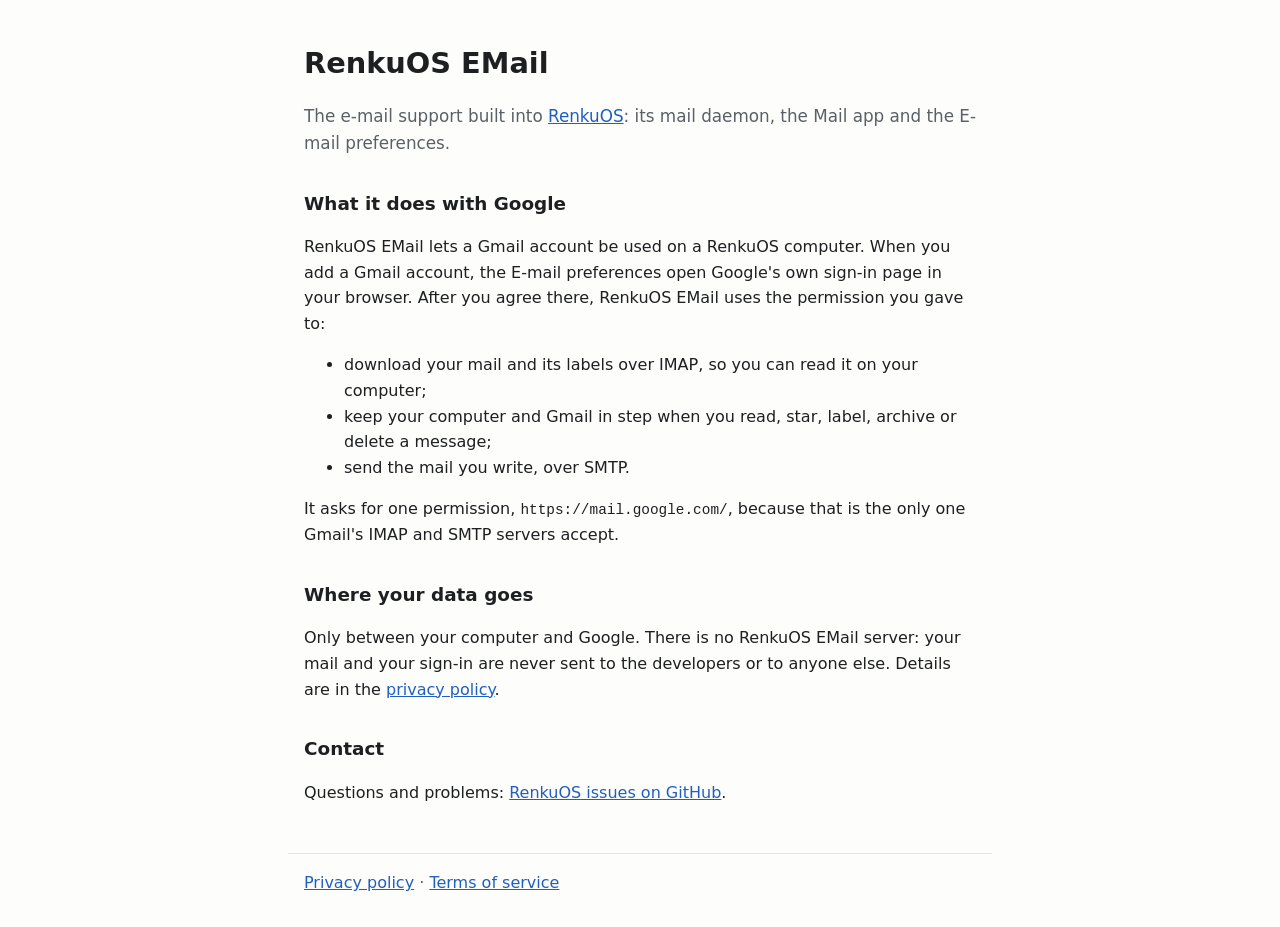
<file: index.html>
<!doctype html>
<html lang="en">
<head>
<meta charset="utf-8">
<meta name="viewport" content="width=device-width, initial-scale=1">
<title>RenkuOS EMail</title>
<link rel="stylesheet" href="style.css">
</head>
<body>
<main>
<h1>RenkuOS EMail</h1>
<p class="lead">The e-mail support built into <a href="https://github.com/RenkuOS/Source">RenkuOS</a>:
its mail daemon, the Mail app and the E-mail preferences.</p>

<h2>What it does with Google</h2>
<p>RenkuOS EMail lets a Gmail account be used on a RenkuOS computer. When you add a Gmail account, the
E-mail preferences open Google's own sign-in page in your browser. After you agree there, RenkuOS EMail
uses the permission you gave to:</p>
<ul>
<li>download your mail and its labels over IMAP, so you can read it on your computer;</li>
<li>keep your computer and Gmail in step when you read, star, label, archive or delete a message;</li>
<li>send the mail you write, over SMTP.</li>
</ul>
<p>It asks for one permission, <code>https://mail.google.com/</code>, because that is the only one
Gmail's IMAP and SMTP servers accept.</p>

<h2>Where your data goes</h2>
<p>Only between your computer and Google. There is no RenkuOS EMail server: your mail and your sign-in
are never sent to the developers or to anyone else. Details are in the
<a href="privacy.html">privacy policy</a>.</p>

<h2>Contact</h2>
<p>Questions and problems: <a href="https://github.com/RenkuOS/Source/issues">RenkuOS issues on GitHub</a>.</p>
</main>
<footer><a href="privacy.html">Privacy policy</a> · <a href="terms.html">Terms of service</a></footer>
</body>
</html>
</file>
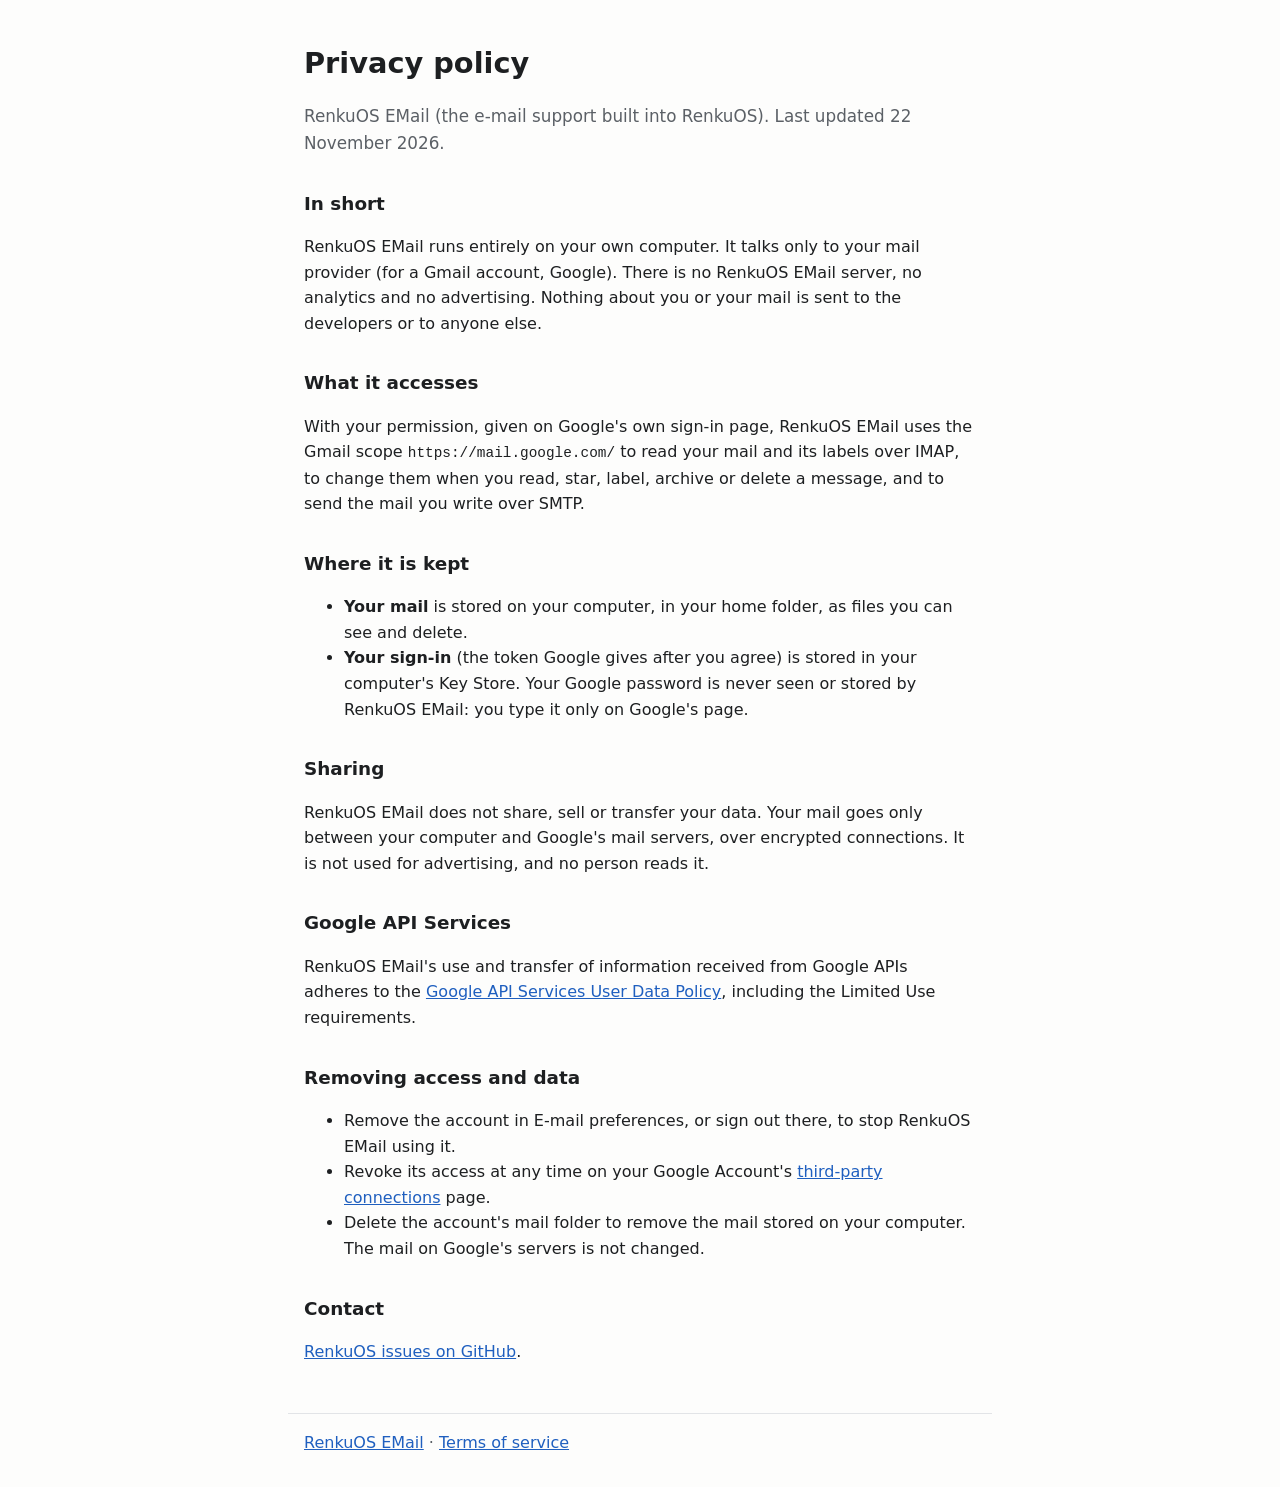
<file: privacy.html>
<!doctype html>
<html lang="en">
<head>
<meta charset="utf-8">
<meta name="viewport" content="width=device-width, initial-scale=1">
<title>RenkuOS EMail privacy policy</title>
<link rel="stylesheet" href="style.css">
</head>
<body>
<main>
<h1>Privacy policy</h1>
<p class="lead">RenkuOS EMail (the e-mail support built into RenkuOS). Last updated 22 November 2026.</p>

<h2>In short</h2>
<p>RenkuOS EMail runs entirely on your own computer. It talks only to your mail provider (for a Gmail
account, Google). There is no RenkuOS EMail server, no analytics and no advertising. Nothing about you
or your mail is sent to the developers or to anyone else.</p>

<h2>What it accesses</h2>
<p>With your permission, given on Google's own sign-in page, RenkuOS EMail uses the Gmail scope
<code>https://mail.google.com/</code> to read your mail and its labels over IMAP, to change them when you
read, star, label, archive or delete a message, and to send the mail you write over SMTP.</p>

<h2>Where it is kept</h2>
<ul>
<li><strong>Your mail</strong> is stored on your computer, in your home folder, as files you can see and
delete.</li>
<li><strong>Your sign-in</strong> (the token Google gives after you agree) is stored in your computer's
Key Store. Your Google password is never seen or stored by RenkuOS EMail: you type it only on Google's
page.</li>
</ul>

<h2>Sharing</h2>
<p>RenkuOS EMail does not share, sell or transfer your data. Your mail goes only between your computer
and Google's mail servers, over encrypted connections. It is not used for advertising, and no person
reads it.</p>

<h2>Google API Services</h2>
<p>RenkuOS EMail's use and transfer of information received from Google APIs adheres to the
<a href="https://developers.google.com/terms/api-services-user-data-policy">Google API Services User Data
Policy</a>, including the Limited Use requirements.</p>

<h2>Removing access and data</h2>
<ul>
<li>Remove the account in E-mail preferences, or sign out there, to stop RenkuOS EMail using it.</li>
<li>Revoke its access at any time on your Google Account's
<a href="https://myaccount.google.com/connections">third-party connections</a> page.</li>
<li>Delete the account's mail folder to remove the mail stored on your computer. The mail on Google's
servers is not changed.</li>
</ul>

<h2>Contact</h2>
<p><a href="https://github.com/RenkuOS/Source/issues">RenkuOS issues on GitHub</a>.</p>
</main>
<footer><a href="index.html">RenkuOS EMail</a> · <a href="terms.html">Terms of service</a></footer>
</body>
</html>
</file>
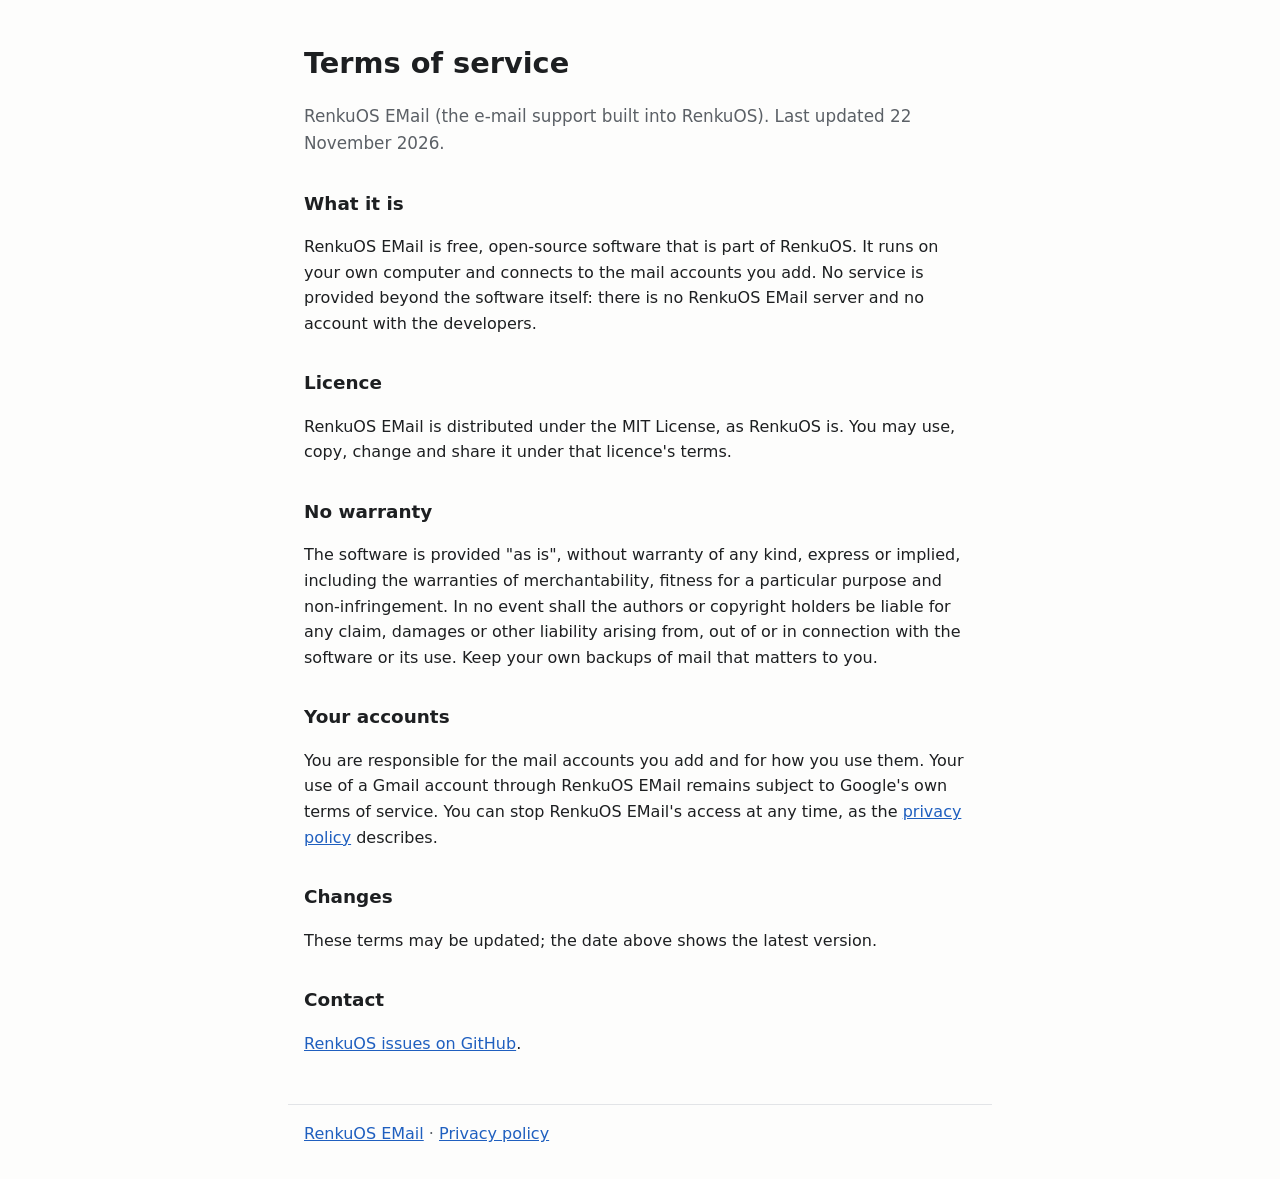
<file: terms.html>
<!doctype html>
<html lang="en">
<head>
<meta charset="utf-8">
<meta name="viewport" content="width=device-width, initial-scale=1">
<title>RenkuOS EMail terms of service</title>
<link rel="stylesheet" href="style.css">
</head>
<body>
<main>
<h1>Terms of service</h1>
<p class="lead">RenkuOS EMail (the e-mail support built into RenkuOS). Last updated 22 November 2026.</p>

<h2>What it is</h2>
<p>RenkuOS EMail is free, open-source software that is part of RenkuOS. It runs on your own computer
and connects to the mail accounts you add. No service is provided beyond the software itself: there is
no RenkuOS EMail server and no account with the developers.</p>

<h2>Licence</h2>
<p>RenkuOS EMail is distributed under the MIT License, as RenkuOS is. You may use, copy, change and
share it under that licence's terms.</p>

<h2>No warranty</h2>
<p>The software is provided "as is", without warranty of any kind, express or implied, including the
warranties of merchantability, fitness for a particular purpose and non-infringement. In no event shall
the authors or copyright holders be liable for any claim, damages or other liability arising from, out
of or in connection with the software or its use. Keep your own backups of mail that matters to you.</p>

<h2>Your accounts</h2>
<p>You are responsible for the mail accounts you add and for how you use them. Your use of a Gmail
account through RenkuOS EMail remains subject to Google's own terms of service. You can stop RenkuOS
EMail's access at any time, as the <a href="privacy.html">privacy policy</a> describes.</p>

<h2>Changes</h2>
<p>These terms may be updated; the date above shows the latest version.</p>

<h2>Contact</h2>
<p><a href="https://github.com/RenkuOS/Source/issues">RenkuOS issues on GitHub</a>.</p>
</main>
<footer><a href="index.html">RenkuOS EMail</a> · <a href="privacy.html">Privacy policy</a></footer>
</body>
</html>
</file>
<file: style.css>
:root { --bg: #fdfdfc; --fg: #1d1f21; --muted: #5b6066; --link: #1f5fbf; --rule: #e2e4e7; }
@media (prefers-color-scheme: dark) {
  :root { --bg: #16181b; --fg: #e6e7e9; --muted: #a0a5ab; --link: #7fb0ff; --rule: #2c3035; }
}
body { margin: 0; background: var(--bg); color: var(--fg);
  font: 16px/1.6 system-ui, -apple-system, "Segoe UI", sans-serif; }
main, footer { max-width: 42rem; margin: 0 auto; padding: 0 16px; }
main { padding-top: 2.5rem; }
h1 { font-size: 1.8rem; margin: 0 0 .5rem; }
h2 { font-size: 1.15rem; margin: 2rem 0 .5rem; }
.lead { color: var(--muted); font-size: 1.05rem; }
a { color: var(--link); }
code { font-size: .9em; }
footer { margin-top: 3rem; padding-top: 1rem; padding-bottom: 2rem; border-top: 1px solid var(--rule);
  color: var(--muted); }
</file>
